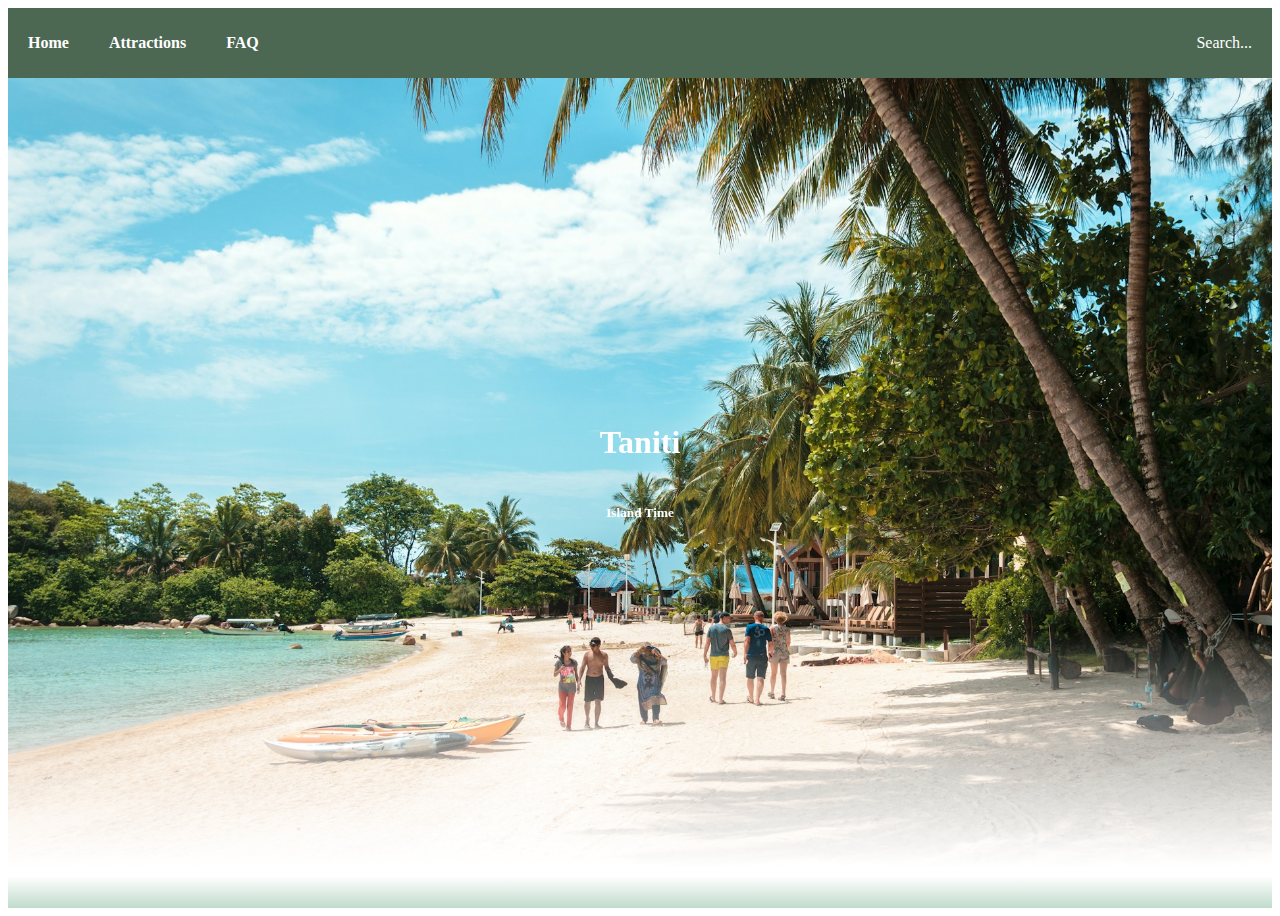
<file: index.html>
<!DOCTYPE html>
<html lang="en">
<head>
    <meta charset="UTF-8">
    <meta name="viewport" content="width=device-width, initial-scale=1.0">
    <title>Document</title>
    <link rel="stylesheet" href="./home.css">
    <link rel="preconnect" href="https://fonts.googleapis.com">
    <link rel="preconnect" href="https://fonts.gstatic.com" crossorigin>
    <link href="https://fonts.googleapis.com/css2?family=Danfo&family=Ewert&family=Indie+Flower&family=Rye&display=swap" rel="stylesheet">
</head>
<body class="home-body">
    
    <div class="nav-container">
        <div class="nav-a-container">
            <a class="nav-item" href="./home.html">Home</a>
            <a class="nav-item" href="./attractions.html">Attractions</a>
            <a class="nav-item" href="./faq.html">FAQ</a>
        </div>

        <div class="nav-search">
            <p>Search...</p>
        </div>  
    </div>

    <div class="content-container">
        <h1 class="content-title">Taniti</h1>
        <h5 class="content-subtitle">Island Time</h5>
    </div>

    <div class="card-container">
        <!-- TODO: Create Headline Section that introduces the island. -->
        <div class="header">

        </div>

        <!-- TODO: Create events section that gives news and upcoming events / holidays. -->
        <div class="events">

        </div>

    </div>


</body>
</html>
</file>
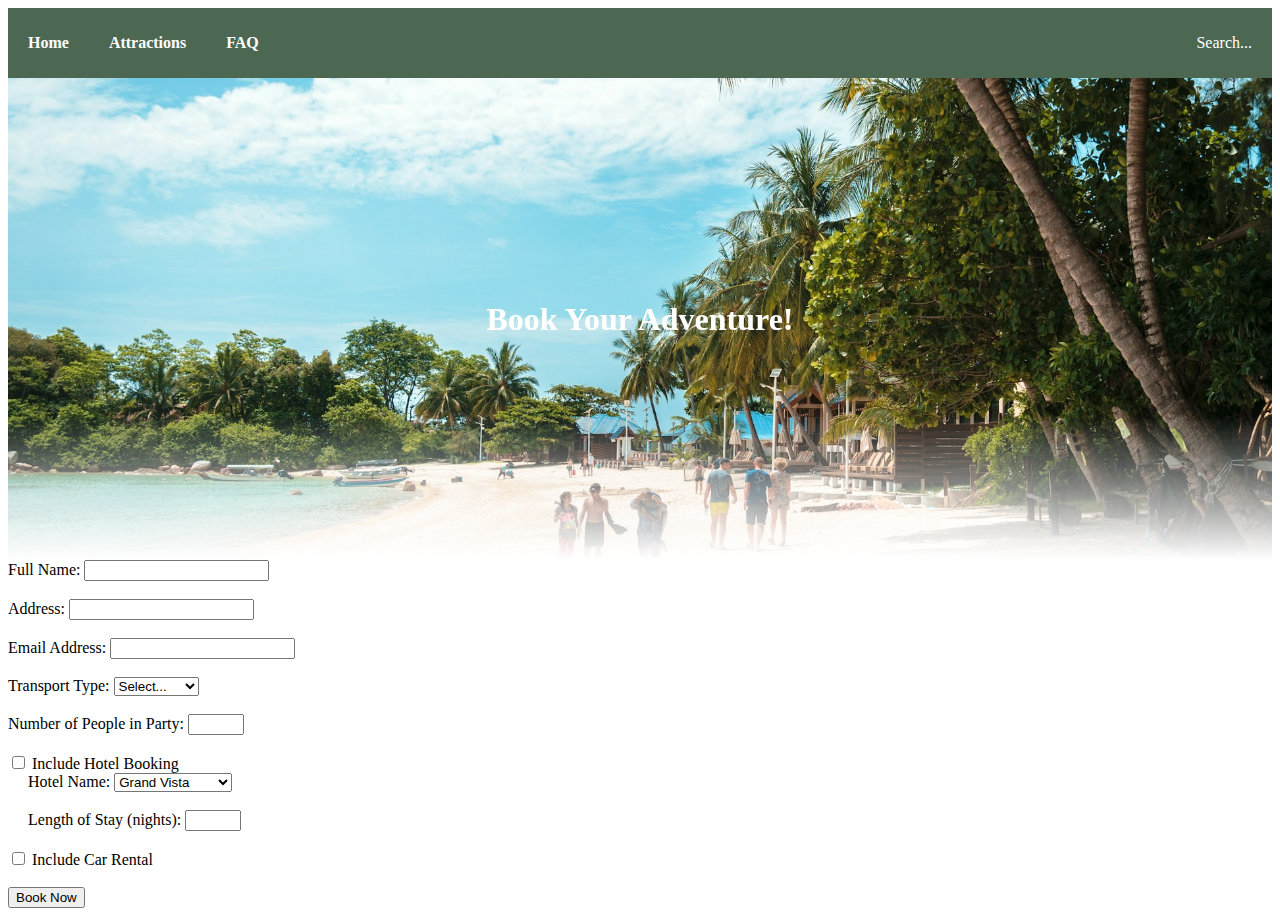
<file: booking.html>
<!DOCTYPE html>
<html lang="en">
<head>
    <meta charset="UTF-8">
    <meta name="viewport" content="width=device-width, initial-scale=1.0">
    <title>Document</title>
    <link rel="stylesheet" href="./home.css">
</head>
<body class="home-body">
    
    <div class="nav-container">
        <div class="nav-a-container">
             <a class="nav-item" href="./index.html">Home</a>
            <a class="nav-item" href="./attractions.html">Attractions</a>
            <a class="nav-item" href="./faq.html">FAQ</a>
        </div>

        <div class="nav-search">
            <p>Search...</p>
        </div>  
    </div>

    <div class="content-container">
        <h1 class="content-title">Book Your Adventure!</h1>
    </div>
    <div class="booking-container">
        <form class="booking-form">
            <label for="name">Full Name:</label>
            <input type="text" id="name" name="name" required>
            <br><br>

            <label for="address">Address:</label>
            <input type="text" id="address" name="address" required>
            <br><br>

            <label for="email">Email Address:</label>
            <input type="email" id="email" name="email" required>
            <br><br>
            <label for="transport">Transport Type:</label>
            <select id="transport" name="transport" required>
            <option value="">Select...</option>
            <option value="air">Air</option>
            <option value="cruiseship">Cruiseship</option>
            </select>
            <br><br>

            <label for="party-size">Number of People in Party:</label>
            <input type="number" id="party-size" name="party-size" min="1" max="20" required>
            <br><br>

            <label>
            <input type="checkbox" id="hotel-booking" name="hotel-booking">
            Include Hotel Booking
            </label>
            <div id="hotel-options" style="display:block; margin-left:20px;">
            <label for="hotel-name">Hotel Name:</label>
            <select id="hotel-name" name="hotel-name">
                <option value="Grand Vista">Grand Vista</option>
                <option value="Seaside Resort">Seaside Resort</option>
                <option value="Mountain Lodge">Mountain Lodge</option>
                <option value="City Central Inn">City Central Inn</option>
            </select>
            <br><br>
            <label for="stay-length">Length of Stay (nights):</label>
            <input type="number" id="stay-length" name="stay-length" min="1" max="30">
            <br><br>
            </div>

            <label>
            <input type="checkbox" id="car-rental" name="car-rental">
            Include Car Rental
            </label>
            <br><br>

            <button type="submit">Book Now</button>
        </form>

    
       
    </div>
      

</body>
</html>
</file>
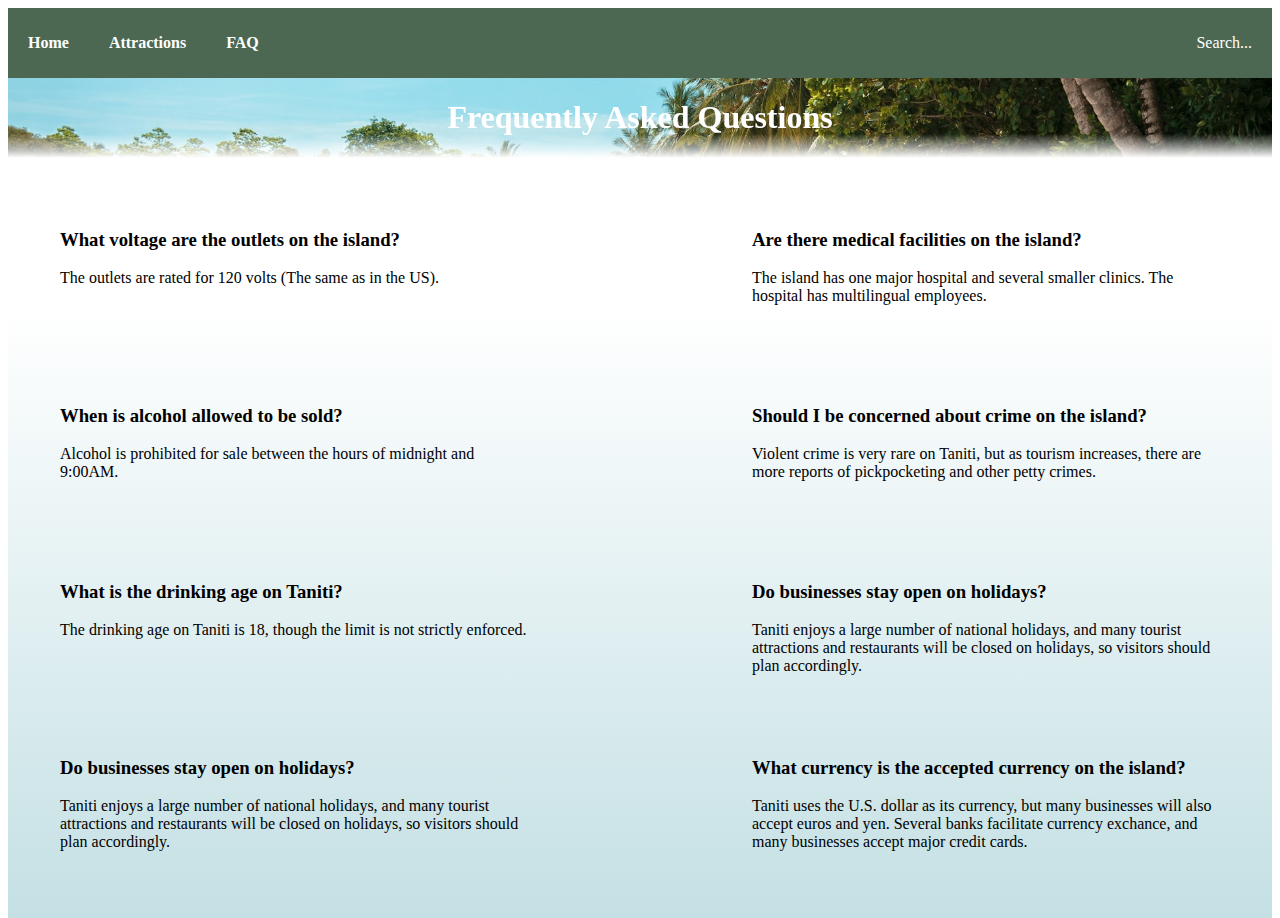
<file: faq.html>
<!DOCTYPE html>
<html lang="en">
<head>
    <meta charset="UTF-8">
    <meta name="viewport" content="width=device-width, initial-scale=1.0">
    <title>Document</title>
    <link rel="stylesheet" href="./home.css">
</head>
<body class="home-body">
    
    <div class="nav-container">
        <div class="nav-a-container">
             <a class="nav-item" href="./index.html">Home</a>
            <a class="nav-item" href="./attractions.html">Attractions</a>
            <a class="nav-item" href="./faq.html">FAQ</a>
        </div>

        <div class="nav-search">
            <p>Search...</p>
        </div>  
    </div>

    <div class="content-container">
        <h1 class="content-title">Frequently Asked Questions</h1>
    </div>
    <div class="faq-container">

        <div class="faq-col">
            <div class="faq-item">
                <h3>What voltage are the outlets on the island?</h3>
                <p>The outlets are rated for 120 volts (The same as in the US).</p>
            </div>
            <div class="faq-item">
                <h3>When is alcohol allowed to be sold?</h3>
                <p>Alcohol is prohibited for sale between the hours of midnight and 9:00AM.</p>
            </div>
            <div class="faq-item">
                <h3>What is the drinking age on Taniti?</h3>
                <p>The drinking age on Taniti is 18, though the limit is not strictly enforced.</p>
            </div>

            <div class="faq-item">
                <h3>Do businesses stay open on holidays?</h3>
                <p>Taniti enjoys a large number of national holidays, and many tourist attractions and restaurants will be closed on holidays, so visitors should plan accordingly.</p>
            </div>
        </div>

          <div class="faq-col">
            <div class="faq-item">
                <h3>Are there medical facilities on the island?</h3>
                <p>The island has one major hospital and several smaller clinics. The hospital has multilingual employees.</p>
            </div>
            <div class="faq-item">
                <h3>Should I be concerned about crime on the island?</h3>
                <p>Violent crime is very rare on Taniti, but as tourism increases, there are more reports of pickpocketing and other petty crimes. </p>
            </div>
            <div class="faq-item">
                <h3>Do businesses stay open on holidays?</h3>
                <p>Taniti enjoys a large number of national holidays, and many tourist attractions and restaurants will be closed on holidays, so visitors should plan accordingly.</p>
            </div>

            <div class="faq-item">
                <h3>What currency is the accepted currency on the island?</h3>
                <p>Taniti uses the U.S. dollar as its currency, but many businesses will also accept euros and yen. Several banks facilitate currency exchance, and many businesses accept major credit cards.</p>
            </div>
        </div>
      

</body>
</html>
</file>
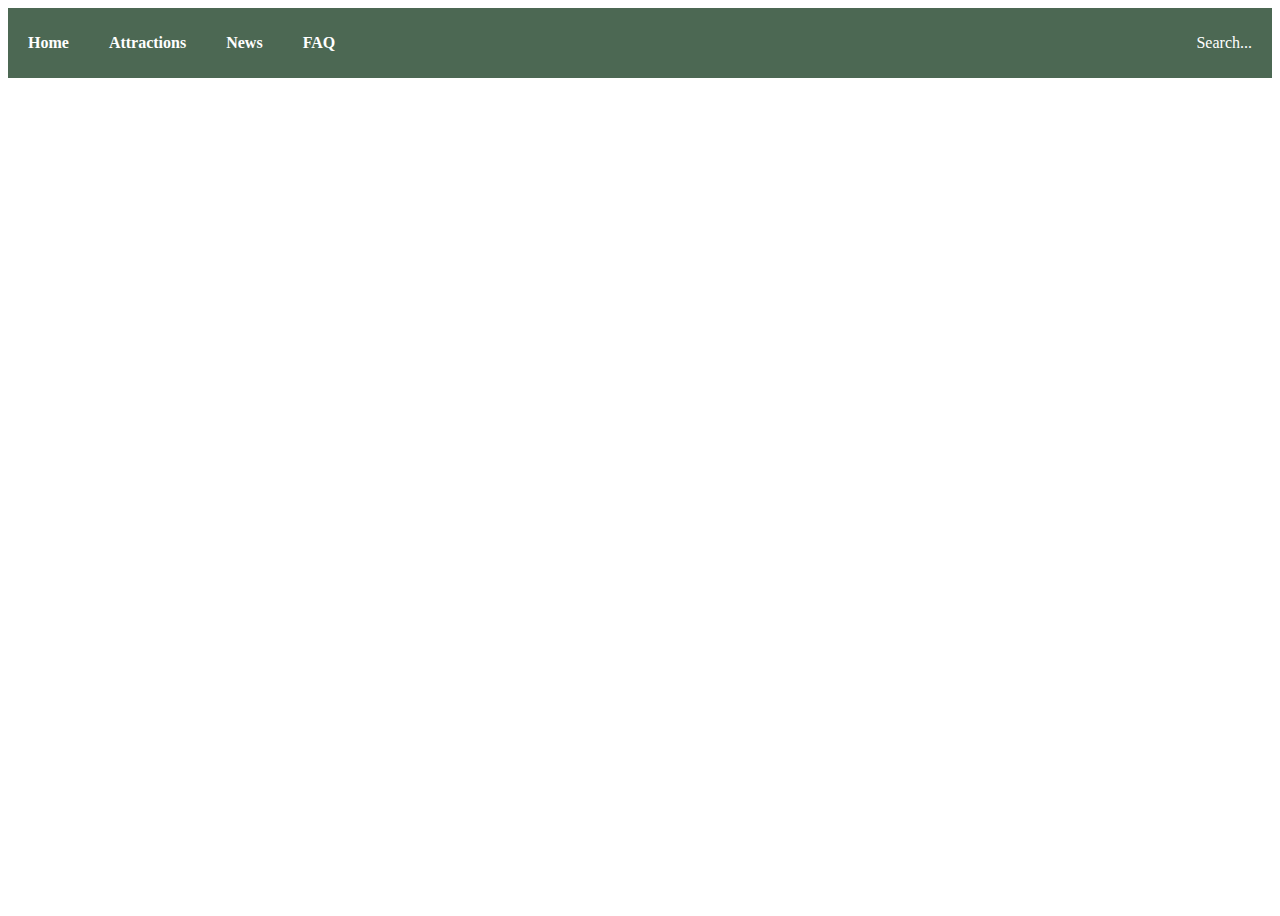
<file: news.html>
<!DOCTYPE html>
<html lang="en">
<head>
    <meta charset="UTF-8">
    <meta name="viewport" content="width=device-width, initial-scale=1.0">
    <title>Document</title>
    <link rel="stylesheet" href="./home.css">
</head>
<body class="home-body">
    
    <div class="nav-container">
        <div class="nav-a-container">
             <a class="nav-item" href="./home.html">Home</a>
            <a class="nav-item" href="./attractions.html">Attractions</a>
            <a class="nav-item" href="./news.html">News</a>
            <a class="nav-item" href="./faq.html">FAQ</a>
        </div>

        <div class="nav-search">
            <p>Search...</p>
        </div>  
    </div>


</body>
</html>
</file>
<file: home.css>
body {
    height: 100vh;
    display: flex;
    flex-direction: column;
}
.nav-container {
    display: flex;
    justify-content: space-between;
    align-items: center;
    padding: 10px 20px;
    background-color: #4c6853;
    color: white;
}

.nav-a-container {
    display: flex;
    gap: 40px;
}

a {
    color: white;
    text-decoration: none;
    font-weight: bold;
}

.content-container {
    color: white;
    display: flex;
    flex-direction: column;
    align-items: center;
    justify-content: center;
    background-color: #b3c484;
    height: 100%;
    background-image: url('home-img.jpg');
    background-repeat: no-repeat;
    background-size: cover;
    background-position: center;
    mask-image: linear-gradient(to bottom, black 70%, transparent 100%);
    -webkit-mask-image: linear-gradient(to bottom, black 70%, transparent 100%);
}

.card-container {
    display: flex;
    flex-wrap: wrap;
    justify-content: center;
    gap: 20px;
    padding: 20px;
    background: linear-gradient(to bottom, #ffffff 20%, #c0dbcb 100%);
    align-items: end;
    margin-top: auto;
}

.card-row {
    display: flex;
    justify-content: center;
    gap: 20px;
    margin-bottom: 20px;
}

.card {
    background-color: #f0f0f0;
    border-radius: 8px;
    padding: 20px;
    width: 300px;
    box-shadow: 0 2px 4px rgba(0, 0, 0, 0.1);
    height: 25em;
}
.card-content {
    display: flex;
    flex-direction: column;
    height: 60%;

}
.card img {
    display: flex;
    width: 100%;
    height: 10em;
    background-color: beige;
}

.card a {
    color: #ffffff;
    text-decoration: none;
    font-weight: bold;
    background-color: #4c6853;
    border-radius: 5px;
    padding: 10px;
    margin-top: auto;
    width: 23%;
}

.faq-container {
    display: flex;
    align-items: center;
    justify-content: center;
    background: linear-gradient(to bottom, #ffffff 20%, #c4e0e4 100%);
    padding: 20px;
    gap: 10em
}

.faq-item {
    max-width: 30em;
    height: 8em;
    border-radius: 8px;
    padding: 1em;
    margin: 1em;;
}

.attraction-container {
    display: flex;
    flex-direction: column;
    align-items: center;
    justify-content: center;
    padding: 20px;
    border-radius: 15px;
    height: 11em;
}

.adventure-container {
    display: flex;
    
    align-items: center;
    justify-content: center;
    gap: 20px;
}

.adventure-row {
    display: flex;

    justify-content: center;
    gap: 20px;
    margin-bottom: 20px;
}

.adventure {
    justify-content: center;
    background-color: #c9db98;
    border-radius: 15px;
    height: 11em;
    max-width: 50%;
    padding: 1em;
}

.adventure a {
    color: #ffffff;
    text-decoration: none;
    font-weight: bold;
    background-color: #4c6853;
    border-radius: 5px;
    padding: 10px;
    width: 23%;
    text-align: center;
}

.attraction-row {
    position: relative;
    display: flex;
    justify-content: center;
    gap: 20px;
    margin-bottom: 20px;
    width: 100%;
}

.attraction {
    position: relative;
    display: flex;
    align-items: center;
    border-radius: 15px;
    height: 11em;
    padding: 1em;
    width: 100%;
}

.attraction img {
    width: 15em;
    height: 10em;
    border-radius: 5px;
    margin-right: 2em;
}

.attraction a {
    color: #ffffff;
    text-decoration: none;
    font-weight: bold;
    background-color: #4c6853;
    border-radius: 5px;
    padding: 10px;
    width: 23%;
    text-align: center;
}
</file>
